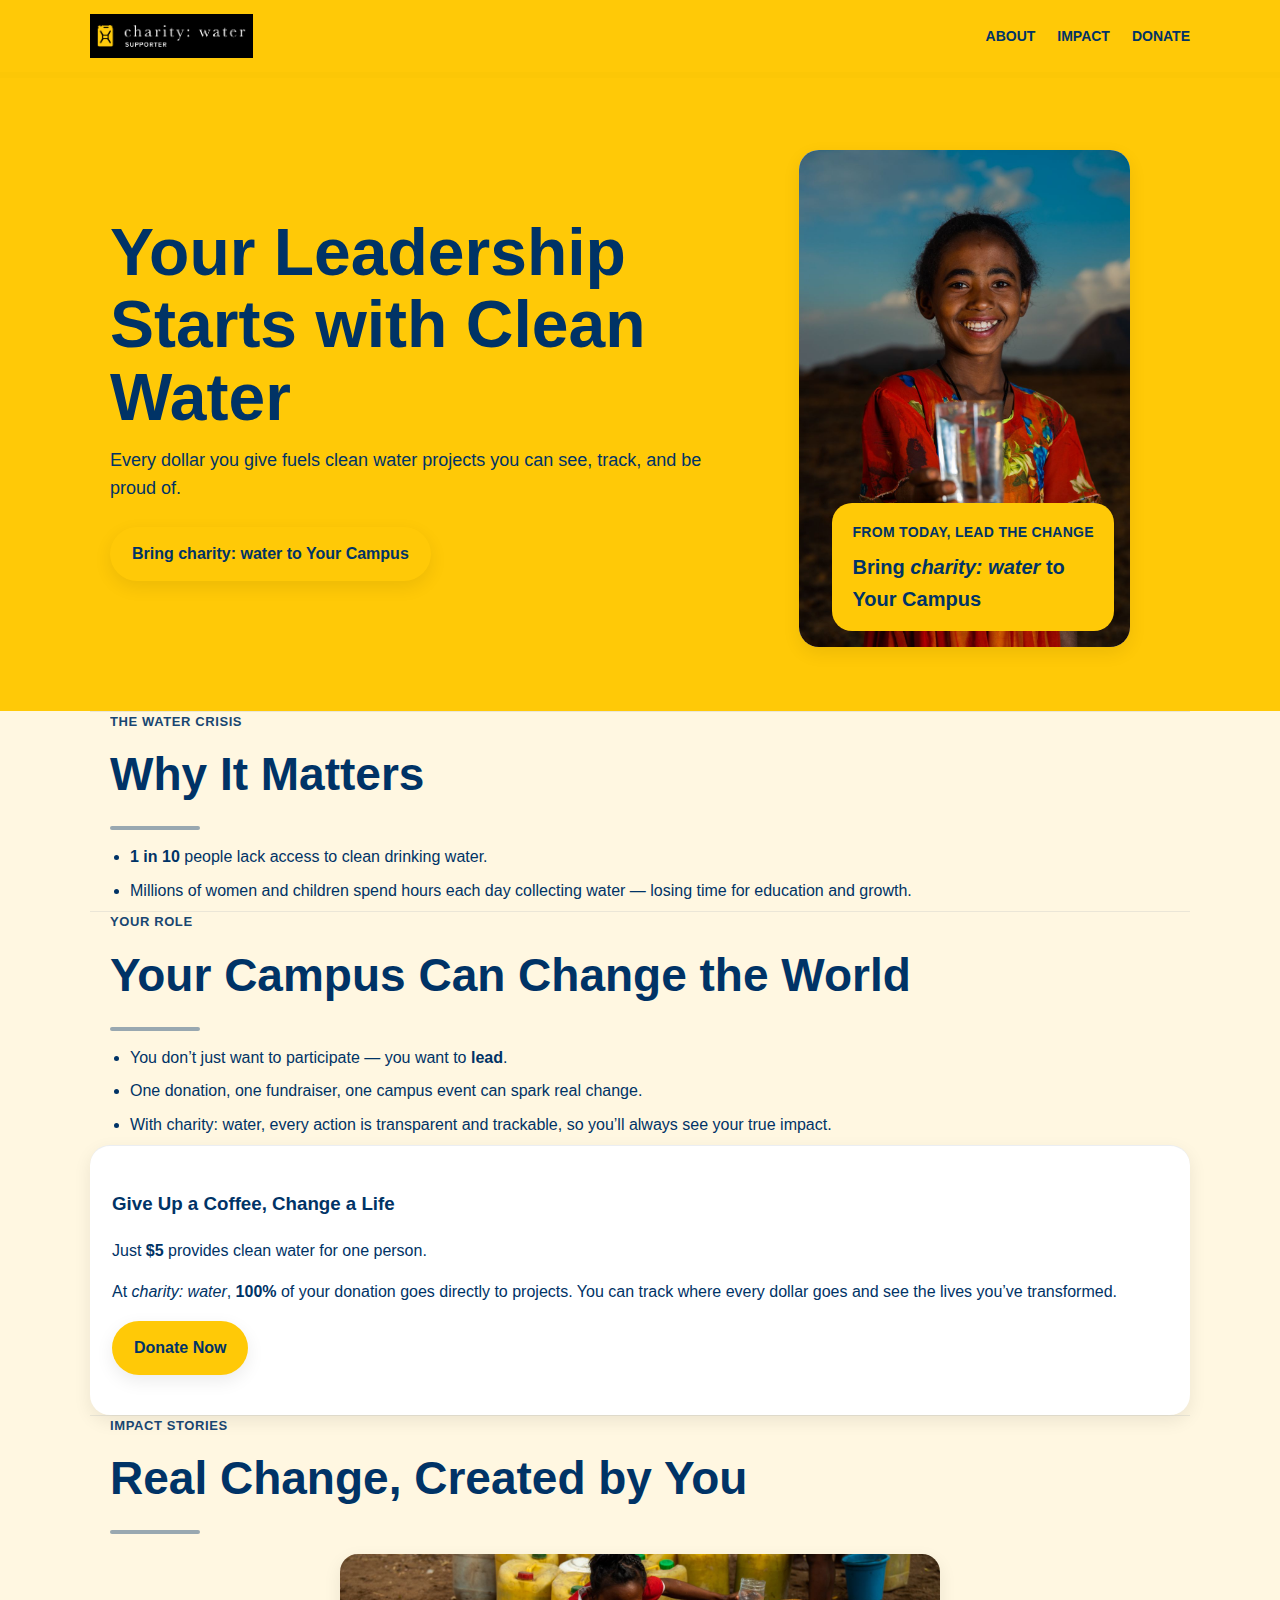
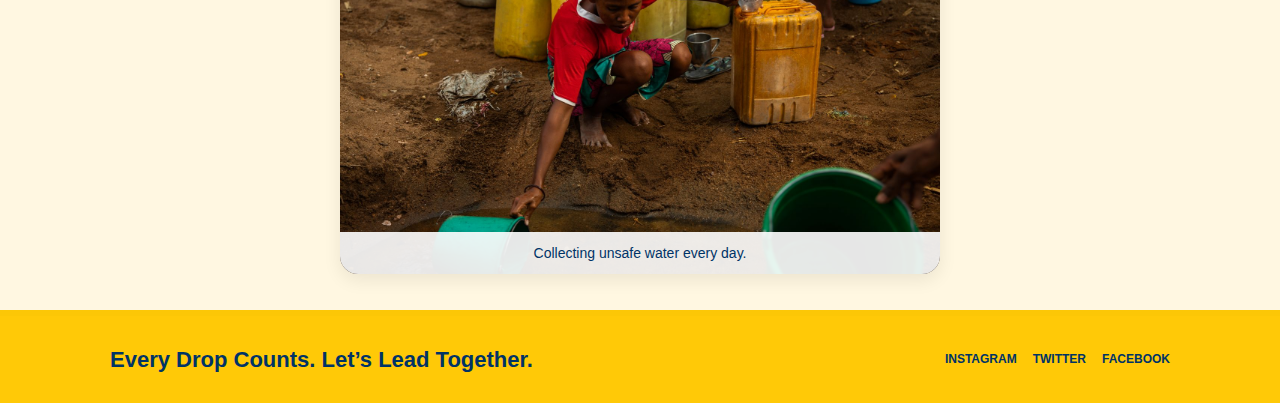
<file: index.html>
<!DOCTYPE html>
<html lang="en">
<head>
  <meta charset="UTF-8" />
  <meta name="viewport" content="width=device-width, initial-scale=1" />
  <title>charity: water — Campus Landing Page</title>
  <meta name="description" content="Inspire your campus to take action on the global water crisis with charity: water." />
  <link rel="stylesheet" href="styles.css" />
</head>
<body>
  <!-- Top Navigation -->
  <div class="topbar">
    <div class="container nav">
      <div class="brand">
        <!--  img/logo.jpg  -->
        <img src="img/logo.jpg" alt="charity: water logo" class="logo-img" />
      </div>
      <nav class="nav-links">
        <a href="#about">About</a>
        <a href="#impact">Impact</a>
        <a href="donate.html">Donate</a>
      </nav>
    </div>
  </div>

  <!-- HERO -->
  <header class="hero" id="about">
    <div class="container hero-inner">
      <div class="hero-copy">
        <h1>Your Leadership Starts with Clean Water</h1>
        <p class="sub">Every dollar you give fuels clean water projects you can see, track, and be proud of.</p>
        <a class="cta" href="donate.html">Bring charity: water to Your Campus</a>
      </div>

      <figure class="hero-art">
        <img src="img/hero.jpg" alt="Smiling child holding a glass of clean water" />
        <figcaption class="hero-banner">
          <span class="small">From Today, Lead the Change</span>
          <span class="big">Bring <em>charity: water</em> to Your Campus</span>
        </figcaption>
      </figure>
    </div>
  </header>

  <!-- THE WATER CRISIS -->
  <section class="container" aria-labelledby="crisis-title">
    <div class="eyebrow">The Water Crisis</div>
    <h2 id="crisis-title">Why It Matters</h2>
    <div class="divider" aria-hidden="true"></div>
    <ul class="bullets">
      <li><strong>1 in 10</strong> people lack access to clean drinking water.</li>
      <li>Millions of women and children spend hours each day collecting water — losing time for education and growth.</li>
    </ul>
  </section>

  <!-- YOUR ROLE -->
  <section class="container" aria-labelledby="role-title">
    <div class="eyebrow">Your Role</div>
    <h2 id="role-title">Your Campus Can Change the World</h2>
    <div class="divider" aria-hidden="true"></div>
    <ul class="bullets">
      <li>You don’t just want to participate — you want to <strong>lead</strong>.</li>
      <li>One donation, one fundraiser, one campus event can spark real change.</li>
      <li>With charity: water, every action is transparent and trackable, so you’ll always see your true impact.</li>
    </ul>
  </section>

  <!-- DONATION -->
  <section class="container donate-section" id="donate">
    <h3>Give Up a Coffee, Change a Life</h3>
    <p>Just <strong>$5</strong> provides clean water for one person.</p>
    <p>At <em>charity: water</em>, <strong>100%</strong> of your donation goes directly to projects. You can track where every dollar goes and see the lives you’ve transformed.</p>
    <p><a class="cta" href="donate.html">Donate Now</a></p>
  </section>

  <!-- IMPACT STORIES -->
<section class="container" id="impact" aria-labelledby="impact-title">
  <div class="eyebrow">Impact Stories</div>
  <h2 id="impact-title">Real Change, Created by You</h2>
  <div class="divider" aria-hidden="true"></div>

  <div class="impact-flip">
    <figure>
      <img class="before" src="img/before.jpg" alt="Collecting unsafe water" />
      <img class="after" src="img/after.jpg" alt="Clean water brings health and joy" />
      <figcaption>
        <span class="before-cap">Collecting unsafe water every day.</span>
        <span class="after-cap">Clean water brings health and joy.</span>
      </figcaption>
    </figure>
  </div>
</section>


  <!-- Footer -->
<footer class="site-footer">
    <div class="container footer-inner">
      <p class="footer-tagline"><strong>Every Drop Counts. Let’s Lead Together.</strong></p>
      <div class="social">
        <a href="#" aria-label="Instagram" class="social-link">Instagram</a>
        <a href="#" aria-label="Twitter" class="social-link">Twitter</a>
        <a href="#" aria-label="Facebook" class="social-link">Facebook</a>
      </div>
    </div>
  </footer>
</body>
</html>
</file>
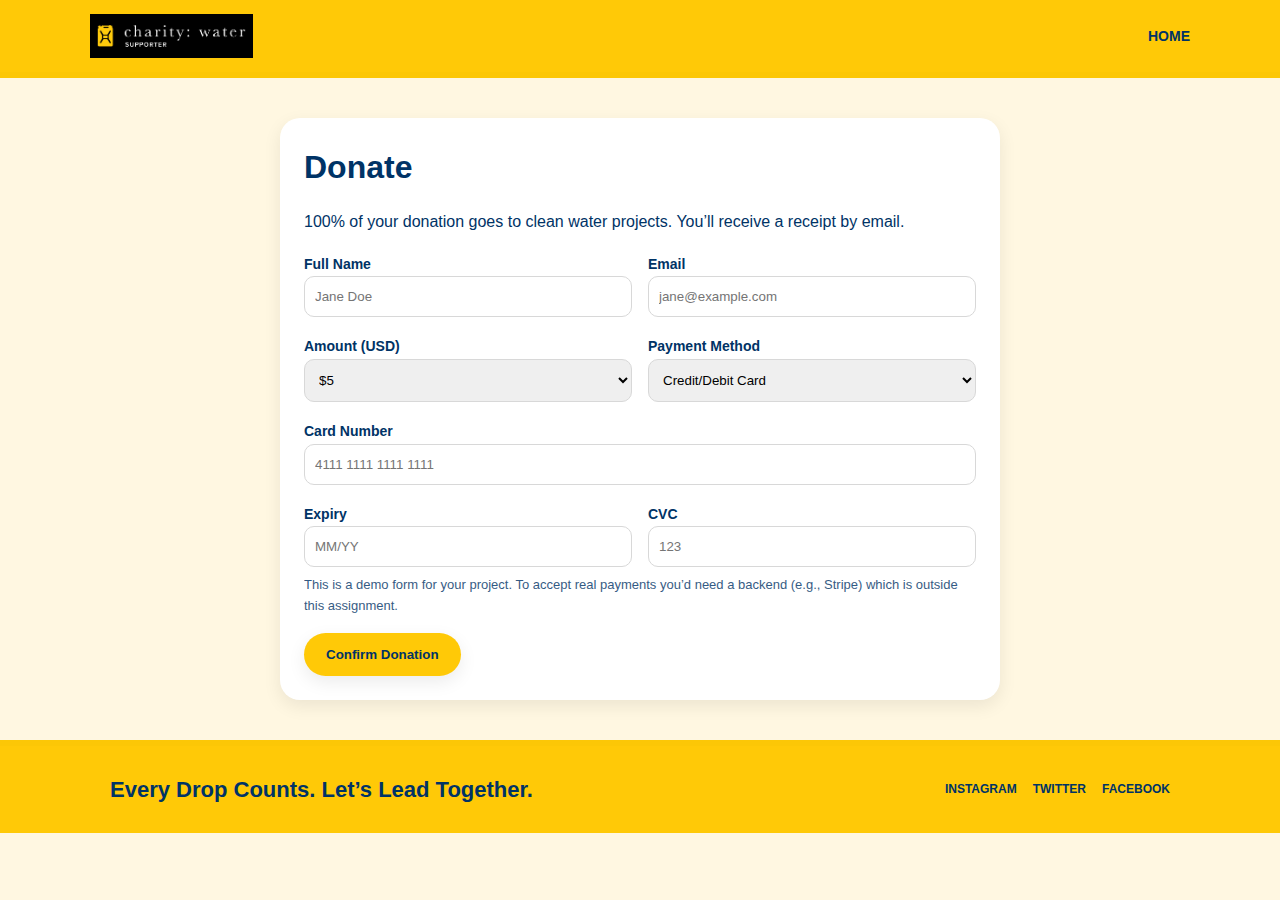
<file: donate.html>
<!DOCTYPE html>
<html lang="en">
<head>
  <meta charset="UTF-8" />
  <meta name="viewport" content="width=device-width, initial-scale=1" />
  <title>Donate — charity: water</title>
  <link rel="stylesheet" href="styles.css" />
  <style>
    .donate-wrap{max-width:720px;margin:40px auto;background:#fff;border-radius:20px;box-shadow:var(--shadow);padding:24px}
    .donate-wrap h1{margin:0 0 12px;font-size:32px;font-weight:900;color:var(--cw-deepblue)}
    .donate-grid{display:grid;grid-template-columns:1fr 1fr;gap:16px}
    .donate-grid .full{grid-column:1/-1}
    label{font-weight:700;font-size:14px}
    input,select{width:100%;padding:12px 10px;border:1px solid #d8d8d8;border-radius:10px}
    .note{font-size:13px;opacity:.8;margin-top:8px}
    .actions{margin-top:16px}
  </style>
</head>
<body>
  <div class="topbar">
    <div class="container nav">
      <div class="brand"><img src="img/logo.jpg" alt="charity: water logo" class="logo-img" /></div>
      <nav class="nav-links">
        <a href="index.html">Home</a>
      </nav>
    </div>
  </div>

  <main class="container">
    <div class="donate-wrap">
      <h1>Donate</h1>
      <p>100% of your donation goes to clean water projects. You’ll receive a receipt by email.</p>

      <form action="thankyou.html" method="get">
        <div class="donate-grid">
          <div>
            <label for="name">Full Name</label>
            <input id="name" name="name" placeholder="Jane Doe" required />
          </div>
          <div>
            <label for="email">Email</label>
            <input id="email" name="email" type="email" placeholder="jane@example.com" required />
          </div>

          <div>
            <label for="amount">Amount (USD)</label>
            <select id="amount" name="amount">
              <option value="5">$5</option>
              <option value="10">$10</option>
              <option value="25">$25</option>
              <option value="50">$50</option>
              <option value="100">$100</option>
            </select>
          </div>

          <div>
            <label for="method">Payment Method</label>
            <select id="method" name="method">
              <option>Credit/Debit Card</option>
              <option>PayPal</option>
              <option>Bank Transfer</option>
            </select>
          </div>

          <!-- 静态演示字段（无后端，不会真实扣款） -->
          <div class="full">
            <label for="card">Card Number</label>
            <input id="card" name="card" inputmode="numeric" placeholder="4111 1111 1111 1111" />
          </div>
          <div>
            <label for="exp">Expiry</label>
            <input id="exp" name="exp" placeholder="MM/YY" />
          </div>
          <div>
            <label for="cvc">CVC</label>
            <input id="cvc" name="cvc" placeholder="123" />
          </div>
        </div>

        <p class="note">This is a demo form for your project. To accept real payments you’d need a backend (e.g., Stripe) which is outside this assignment.</p>
        <div class="actions">
          <button class="cta" type="submit">Confirm Donation</button>
        </div>
      </form>
    </div>
  </main>

  <footer class="site-footer">
    <div class="container footer-inner">
      <p class="footer-tagline"><strong>Every Drop Counts. Let’s Lead Together.</strong></p>
      <div class="social">
        <a href="#" class="social-link">Instagram</a>
        <a href="#" class="social-link">Twitter</a>
        <a href="#" class="social-link">Facebook</a>
      </div>
    </div>
  </footer>
</body>
</html>
</file>
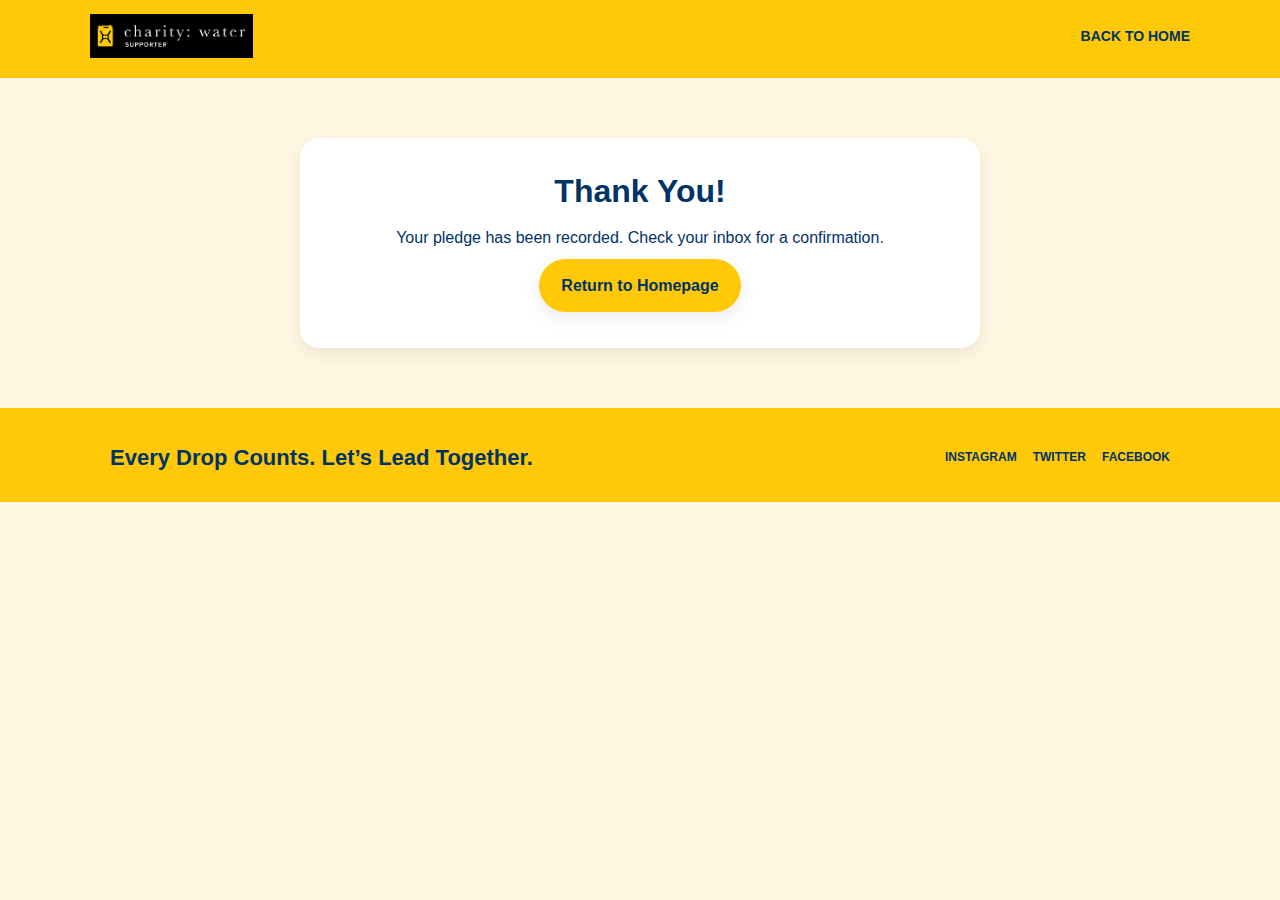
<file: thankyou.html>
<!DOCTYPE html>
<html lang="en">
<head>
  <meta charset="UTF-8" />
  <meta name="viewport" content="width=device-width, initial-scale=1" />
  <title>Thank You — charity: water</title>
  <link rel="stylesheet" href="styles.css" />
  <style>
    .ty{max-width:680px;margin:60px auto;background:#fff;border-radius:20px;box-shadow:var(--shadow);padding:28px;text-align:center}
    .ty h1{margin:0 0 8px;font-size:32px;font-weight:900}
    .ty p{margin:8px 0}
  </style>
</head>
<body>
  <div class="topbar">
    <div class="container nav">
      <div class="brand"><img src="img/logo.jpg" alt="charity: water logo" class="logo-img" /></div>
      <nav class="nav-links"><a href="index.html">Back to Home</a></nav>
    </div>
  </div>

  <main class="container">
    <div class="ty">
      <h1>Thank You!</h1>
      <p>Your pledge has been recorded. Check your inbox for a confirmation.</p>
      <p><a class="cta" href="index.html">Return to Homepage</a></p>
    </div>
  </main>

  <footer class="site-footer">
    <div class="container footer-inner">
      <p class="footer-tagline"><strong>Every Drop Counts. Let’s Lead Together.</strong></p>
      <div class="social">
        <a href="#" class="social-link">Instagram</a>
        <a href="#" class="social-link">Twitter</a>
        <a href="#" class="social-link">Facebook</a>
      </div>
    </div>
  </footer>
</body>
</html>
</file>
<file: styles.css>
:root {
  --cw-yellow: #FFC907;    /* Headlines & CTA */
  --cw-almond: #FFF7E1;    /* Page background */
  --cw-deepblue: #003366;  /* Body text & accents */
  --muted: #375a7f1a;
  --maxw: 1100px;
  --radius: 18px;
  --shadow: 0 6px 18px rgba(0,0,0,.08);

  /* Impact  等 */
  --impact-h: 320px;
}

/* Base */
* { box-sizing: border-box; }
html, body { height: 100%; margin: 0; }
body {
  font-family: "Proxima Nova", Inter, "Helvetica Neue", Arial, system-ui, -apple-system, Segoe UI, Roboto, sans-serif;
  color: var(--cw-deepblue);
  background: var(--cw-almond);
  line-height: 1.6;
}
a { color: var(--cw-deepblue); text-decoration: none; }
img { max-width: 100%; display: block; }
.container { max-width: var(--maxw); margin: 0 auto; padding: 0 20px; }

/* Top Bar */
.topbar { background: var(--cw-yellow); border-bottom: 6px solid #e7b80022; }
.nav { display:flex; align-items:center; justify-content:space-between; gap:16px; padding:14px 0; }
.brand { display:inline-flex; align-items:center; gap:10px; }
.logo-img { height: 44px; width:auto; display:block; }
.nav-links { display:flex; gap:22px; font-weight:700; text-transform:uppercase; font-size:14px; }
.nav-links a:hover { text-decoration: underline; }

/* Hero */
.hero { background: var(--cw-yellow); padding: 56px 0 48px; }
.hero-inner { display:grid; grid-template-columns: 1.2fr .8fr; gap: 32px; align-items: center; }
.hero-copy h1 { font-size: clamp(38px, 5.6vw, 66px); line-height:1.1; margin:0 0 12px; font-weight: 900; }
.hero-copy .sub { margin: 0 0 24px; font-size: clamp(16px, 2.2vw, 18px); }
.cta {
  display:inline-block; background: var(--cw-yellow); color: var(--cw-deepblue);
  font-weight: 800; padding: 14px 22px; border-radius: 999px; box-shadow: var(--shadow);
  border: none; transition: transform .15s ease, box-shadow .15s ease;
}
.cta:hover { transform: translateY(-2px); box-shadow: 0 10px 24px rgba(0,0,0,.12); }

.hero-art { position: relative; border-radius: 20px; overflow:hidden; box-shadow: var(--shadow); background:#ddd; min-height: 420px; }
.hero-art img { width:100%; height:100%; object-fit: cover; }
.hero-banner {
  position: absolute; right: 16px; bottom: 16px; background: var(--cw-yellow); color: var(--cw-deepblue);
  padding: 16px 20px; border-radius: 20px; font-weight: 700; width: min(360px, 85%); box-shadow: var(--shadow);
}
.hero-banner .small { font-size: 14px; font-weight: 900; text-transform: uppercase; letter-spacing: .3px; }
.hero-banner .big { display:block; margin-top:6px; font-size: 20px; font-weight: 800; }

/* Sections */
section { padding: 48px 0; border-top: 1px solid var(--muted); }
.eyebrow { font-weight: 900; text-transform: uppercase; letter-spacing: .6px; font-size: 13px; opacity: .9; }
h2 { font-size: clamp(30px, 4.6vw, 46px); margin: 6px 0 12px; font-weight: 900; color: var(--cw-deepblue); }
.bullets { padding-left: 20px; margin: 12px 0 0; }
.bullets li { margin: 8px 0; }
.divider { height: 4px; width: 90px; background: var(--cw-deepblue); border-radius: 2px; opacity: .4; margin: 14px 0; }

/* Donate */
.donate-section { background:#fff; border-radius:20px; box-shadow: var(--shadow); padding:24px 22px; }

/* Impact Stories: Hover 切换前后对比 */
.impact-flip {
  max-width: 600px;
  margin: 20px auto;
  position: relative;
}
.impact-flip figure {
  margin: 0;
  position: relative;
  height: 320px;
  overflow: hidden;
  border-radius: var(--radius);
  box-shadow: var(--shadow);
}
.impact-flip img {
  position: absolute;
  top: 0; left: 0;
  width: 100%; height: 100%;
  object-fit: cover;
  transition: opacity .4s ease;
}
.impact-flip img.after { opacity: 0; }
.impact-flip:hover img.after { opacity: 1; }
.impact-flip:hover img.before { opacity: 0; }

.impact-flip figcaption {
  position: absolute;
  bottom: 0; left: 0; right: 0;
  background: rgba(255,255,255,.9);
  padding: 10px;
  font-size: 14px;
  text-align: center;
}
.impact-flip .after-cap { display: none; }
.impact-flip:hover .before-cap { display: none; }
.impact-flip:hover .after-cap { display: inline; }


/* Footer  */
.site-footer { background: var(--cw-yellow); padding: 26px 0; margin-top: 36px; border-top: 6px solid #e7b80022; }
.footer-inner { display:flex; align-items:center; justify-content:space-between; gap: 16px; }
.footer-tagline { margin:0; font-size: clamp(18px, 2.6vw, 22px); font-weight: 900; color: var(--cw-deepblue); }
.social { display:flex; gap: 16px; }
.social-link { font-weight: 800; text-transform: uppercase; font-size: 12px; }

/* Responsive */
@media (max-width: 980px) {
  .hero-inner { grid-template-columns: 1fr; }
  .hero-art { min-height: 360px; }
}
@media (max-width: 720px) {
  .footer-inner { flex-direction: column; text-align:center; }
  :root { --impact-h: 260px; } /*  */
}
</file>
